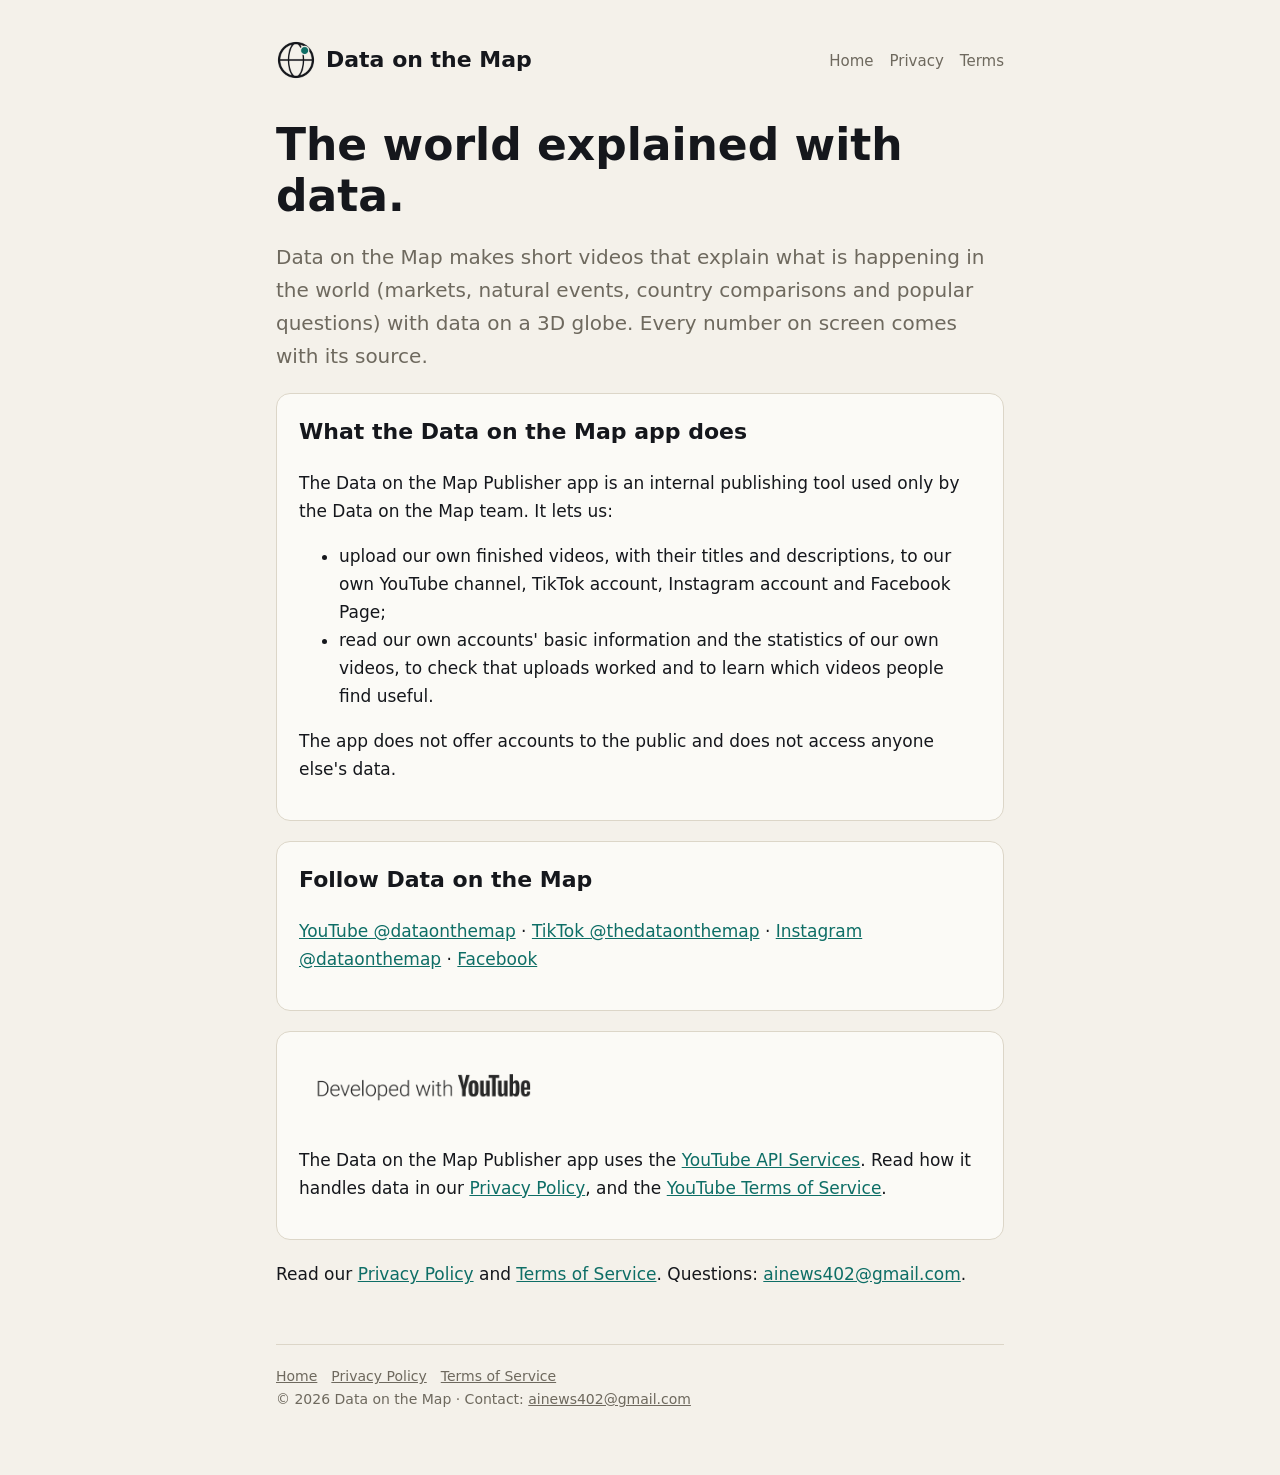
<file: index.html>
<!doctype html><html lang="en"><head><meta charset="utf-8"><meta name="viewport" content="width=device-width,initial-scale=1">
<title>Data on the Map - the world explained with data</title><meta name="description" content="Short videos that explain the world with data on a 3D globe, every claim with its source.">
<link rel="icon" href="favicon.png"><link rel="stylesheet" href="style.css"></head><body><div class="wrap">
<header><a class="brand" href="./"><img src="assets/logo-120.png" alt="Data on the Map logo" width="40" height="40">Data on the Map</a>
<nav><a href="./">Home</a><a href="privacy/">Privacy</a><a href="terms/">Terms</a></nav></header>

<h1>The world explained with data.</h1>
<p class="lead">Data on the Map makes short videos that explain what is happening in the world (markets, natural events,
country comparisons and popular questions) with data on a 3D globe. Every number on screen comes with its source.</p>
<div class="card"><h2>What the Data on the Map app does</h2>
<p>The Data on the Map Publisher app is an internal publishing tool used only by the Data on the Map team. It lets us:</p>
<ul><li>upload our own finished videos, with their titles and descriptions, to our own YouTube channel, TikTok account,
Instagram account and Facebook Page;</li>
<li>read our own accounts' basic information and the statistics of our own videos, to check that uploads worked and to
learn which videos people find useful.</li></ul>
<p>The app does not offer accounts to the public and does not access anyone else's data.</p></div>
<div class="card"><h2>Follow Data on the Map</h2><p><a href="https://www.youtube.com/@dataonthemap">YouTube @dataonthemap</a> &middot; <a href="https://www.tiktok.com/@thedataonthemap">TikTok @thedataonthemap</a> &middot; <a href="https://www.instagram.com/dataonthemap/">Instagram @dataonthemap</a> &middot; <a href="https://www.facebook.com/dataonthemap">Facebook</a></p></div>
<div class="card yt"><picture><source srcset="assets/developed-with-youtube-light-text.png" media="(prefers-color-scheme: dark)">
<img src="assets/developed-with-youtube-dark-text.png" alt="Developed with YouTube" width="300" height="107"></picture>
<p>The Data on the Map Publisher app uses the <a href="https://developers.google.com/youtube/terms/api-services-terms-of-service">YouTube
API Services</a>. Read how it handles data in our <a href="privacy/#youtube">Privacy Policy</a>, and the
<a href="https://www.youtube.com/t/terms">YouTube Terms of Service</a>.</p></div>
<p>Read our <a href="privacy/">Privacy Policy</a> and <a href="terms/">Terms of Service</a>. Questions: <a href="mailto:ainews402@gmail.com">ainews402@gmail.com</a>.</p>

<footer><a href="./">Home</a><a href="privacy/">Privacy Policy</a><a href="terms/">Terms of Service</a><br>
&copy; 2026 Data on the Map &middot; Contact: <a href="mailto:ainews402@gmail.com">ainews402@gmail.com</a></footer></div></body></html>
</file>
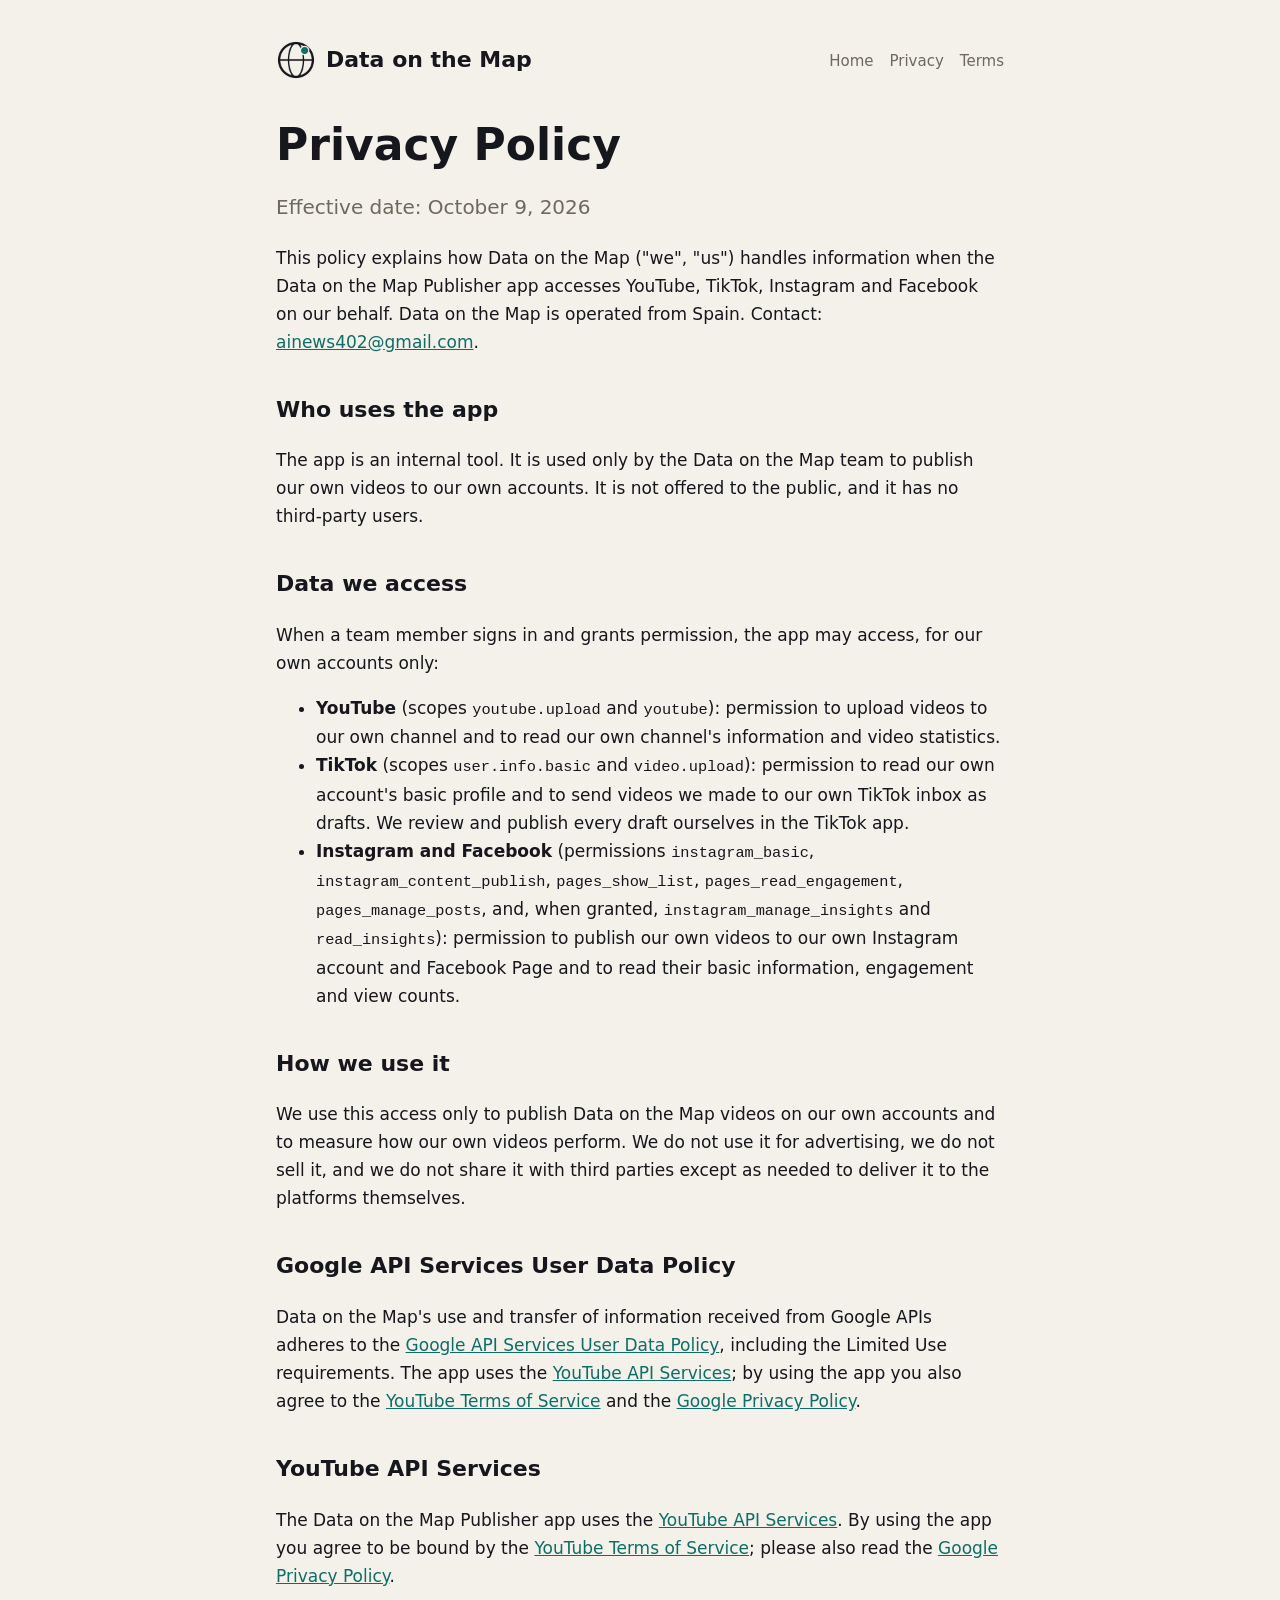
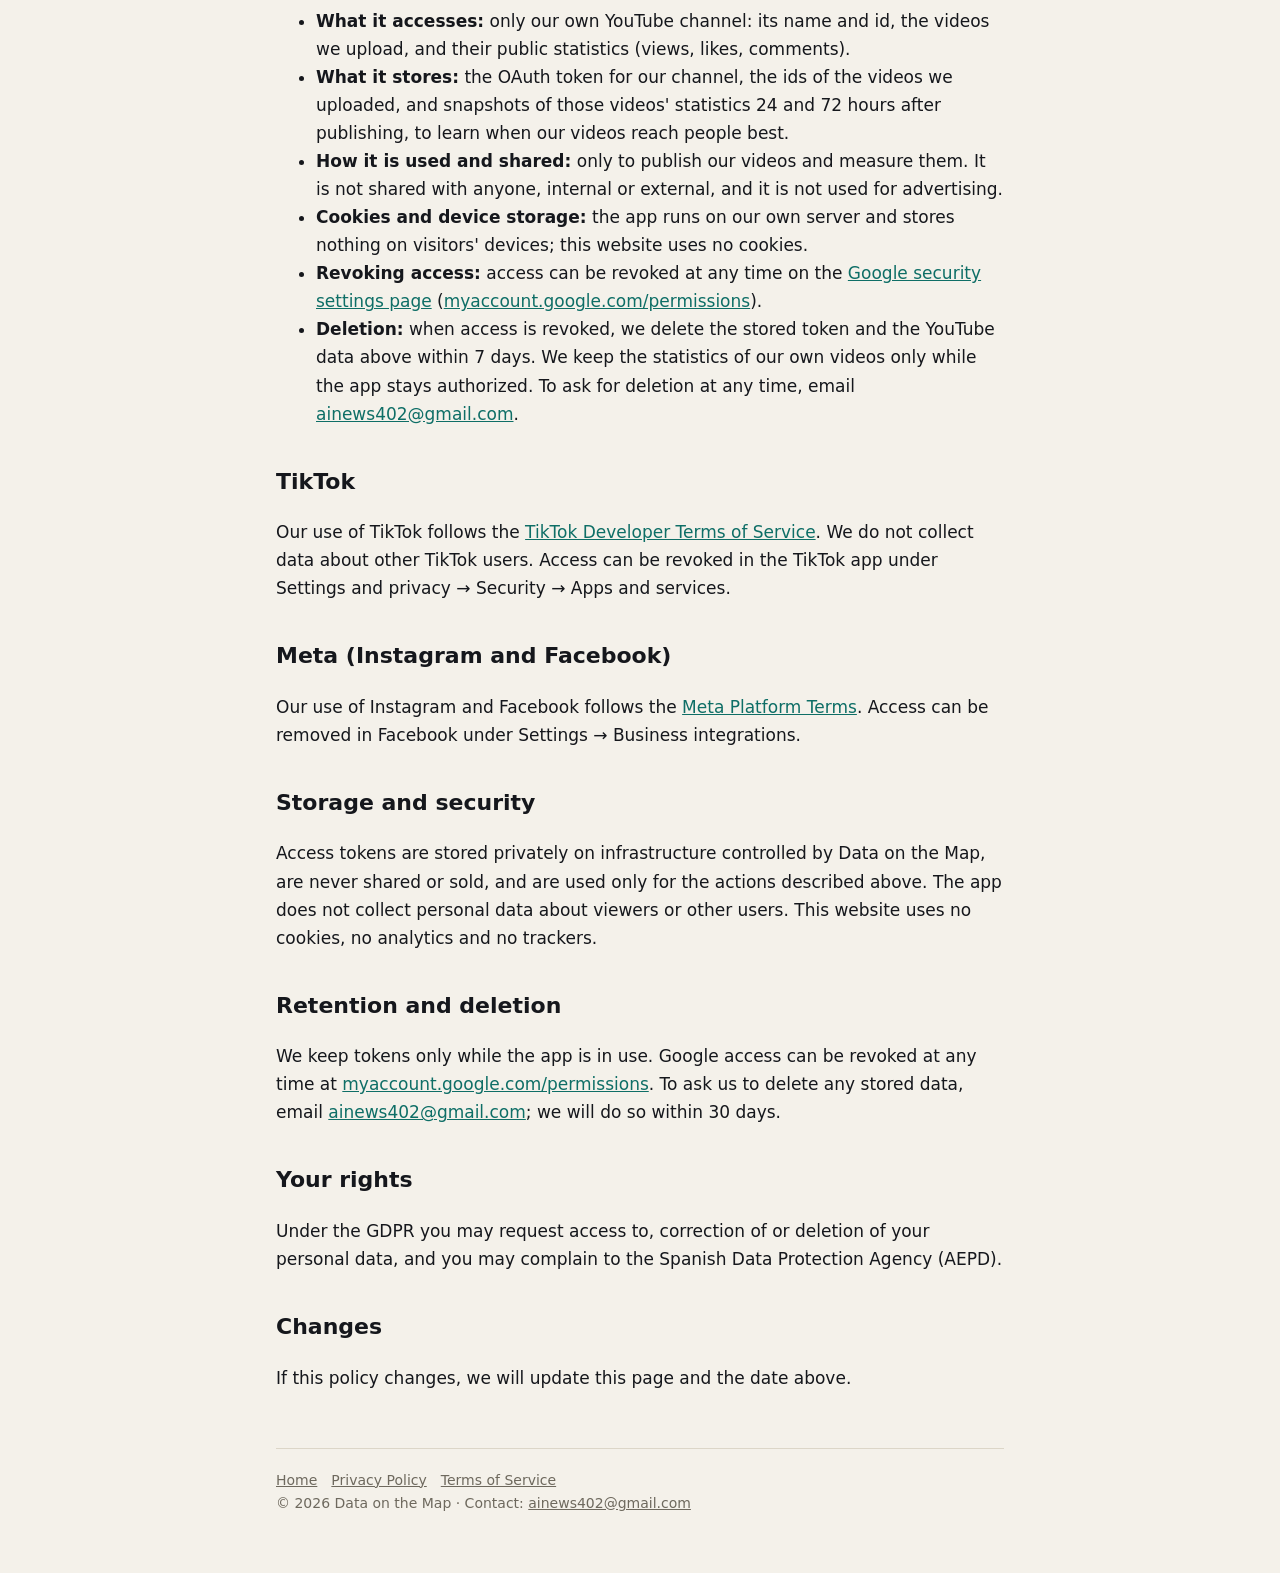
<file: privacy/index.html>
<!doctype html><html lang="en"><head><meta charset="utf-8"><meta name="viewport" content="width=device-width,initial-scale=1">
<title>Privacy Policy - Data on the Map</title><meta name="description" content="How the Data on the Map app handles data.">
<link rel="icon" href="../favicon.png"><link rel="stylesheet" href="../style.css"></head><body><div class="wrap">
<header><a class="brand" href="../"><img src="../assets/logo-120.png" alt="Data on the Map logo" width="40" height="40">Data on the Map</a>
<nav><a href="../">Home</a><a href="../privacy/">Privacy</a><a href="../terms/">Terms</a></nav></header>

<h1>Privacy Policy</h1><p class="lead">Effective date: October 9, 2026</p>
<p>This policy explains how Data on the Map ("we", "us") handles information when the Data on the Map Publisher app
accesses YouTube, TikTok, Instagram and Facebook on our behalf. Data on the Map is operated from Spain.
Contact: <a href="mailto:ainews402@gmail.com">ainews402@gmail.com</a>.</p>
<h2>Who uses the app</h2><p>The app is an internal tool. It is used only by the Data on the Map team to publish our own
videos to our own accounts. It is not offered to the public, and it has no third-party users.</p>
<h2>Data we access</h2><p>When a team member signs in and grants permission, the app may access, for our own accounts only:</p>
<ul><li><strong>YouTube</strong> (scopes <code>youtube.upload</code> and <code>youtube</code>): permission to upload videos
to our own channel and to read our own channel's information and video statistics.</li>
<li><strong>TikTok</strong> (scopes <code>user.info.basic</code> and <code>video.upload</code>): permission to read our own
account's basic profile and to send videos we made to our own TikTok inbox as drafts. We review and publish every draft
ourselves in the TikTok app.</li>
<li><strong>Instagram and Facebook</strong> (permissions <code>instagram_basic</code>, <code>instagram_content_publish</code>,
<code>pages_show_list</code>, <code>pages_read_engagement</code>, <code>pages_manage_posts</code>, and, when granted,
<code>instagram_manage_insights</code> and <code>read_insights</code>): permission to publish our own videos to our own
Instagram account and Facebook Page and to read their basic information, engagement and view counts.</li></ul>
<h2>How we use it</h2><p>We use this access only to publish Data on the Map videos on our own accounts and to measure how
our own videos perform. We do not use it for advertising, we do not sell it, and we do not share it with third parties
except as needed to deliver it to the platforms themselves.</p>
<h2>Google API Services User Data Policy</h2><p>Data on the Map's use and transfer of information received from Google
APIs adheres to the <a href="https://developers.google.com/terms/api-services-user-data-policy">Google API Services User
Data Policy</a>, including the Limited Use requirements. The app uses the
<a href="https://developers.google.com/youtube/terms/api-services-terms-of-service">YouTube API Services</a>; by using the
app you also agree to the <a href="https://www.youtube.com/t/terms">YouTube Terms of Service</a> and the
<a href="https://policies.google.com/privacy">Google Privacy Policy</a>.</p>
<h2 id="youtube">YouTube API Services</h2>
<p>The Data on the Map Publisher app uses the <a href="https://developers.google.com/youtube/terms/api-services-terms-of-service">YouTube
API Services</a>. By using the app you agree to be bound by the <a href="https://www.youtube.com/t/terms">YouTube Terms of
Service</a>; please also read the <a href="https://policies.google.com/privacy">Google Privacy Policy</a>.</p>
<ul><li><strong>What it accesses:</strong> only our own YouTube channel: its name and id, the videos we upload, and their
public statistics (views, likes, comments).</li>
<li><strong>What it stores:</strong> the OAuth token for our channel, the ids of the videos we uploaded, and snapshots of
those videos' statistics 24 and 72 hours after publishing, to learn when our videos reach people best.</li>
<li><strong>How it is used and shared:</strong> only to publish our videos and measure them. It is not shared with anyone,
internal or external, and it is not used for advertising.</li>
<li><strong>Cookies and device storage:</strong> the app runs on our own server and stores nothing on visitors' devices;
this website uses no cookies.</li>
<li><strong>Revoking access:</strong> access can be revoked at any time on the
<a href="https://security.google.com/settings/security/permissions">Google security settings page</a>
(<a href="https://myaccount.google.com/permissions">myaccount.google.com/permissions</a>).</li>
<li><strong>Deletion:</strong> when access is revoked, we delete the stored token and the YouTube data above within 7 days.
We keep the statistics of our own videos only while the app stays authorized. To ask for deletion at any time, email <a href="mailto:ainews402@gmail.com">ainews402@gmail.com</a>.</li></ul>
<h2>TikTok</h2><p>Our use of TikTok follows the
<a href="https://www.tiktok.com/legal/page/global/tik-tok-developer-terms-of-service/en">TikTok Developer Terms of
Service</a>. We do not collect data about other TikTok users. Access can be revoked in the TikTok app under Settings and
privacy &rarr; Security &rarr; Apps and services.</p>
<h2>Meta (Instagram and Facebook)</h2><p>Our use of Instagram and Facebook follows the
<a href="https://developers.facebook.com/terms/">Meta Platform Terms</a>. Access can be removed in Facebook under Settings
&rarr; Business integrations.</p>
<h2>Storage and security</h2><p>Access tokens are stored privately on infrastructure controlled by Data on the Map, are
never shared or sold, and are used only for the actions described above. The app does not collect personal data about
viewers or other users. This website uses no cookies, no analytics and no trackers.</p>
<h2>Retention and deletion</h2><p>We keep tokens only while the app is in use. Google access can be revoked at any time at
<a href="https://myaccount.google.com/permissions">myaccount.google.com/permissions</a>. To ask us to delete any stored
data, email <a href="mailto:ainews402@gmail.com">ainews402@gmail.com</a>; we will do so within 30 days.</p>
<h2>Your rights</h2><p>Under the GDPR you may request access to, correction of or deletion of your personal data, and you
may complain to the Spanish Data Protection Agency (AEPD).</p>
<h2>Changes</h2><p>If this policy changes, we will update this page and the date above.</p>

<footer><a href="../">Home</a><a href="../privacy/">Privacy Policy</a><a href="../terms/">Terms of Service</a><br>
&copy; 2026 Data on the Map &middot; Contact: <a href="mailto:ainews402@gmail.com">ainews402@gmail.com</a></footer></div></body></html>
</file>
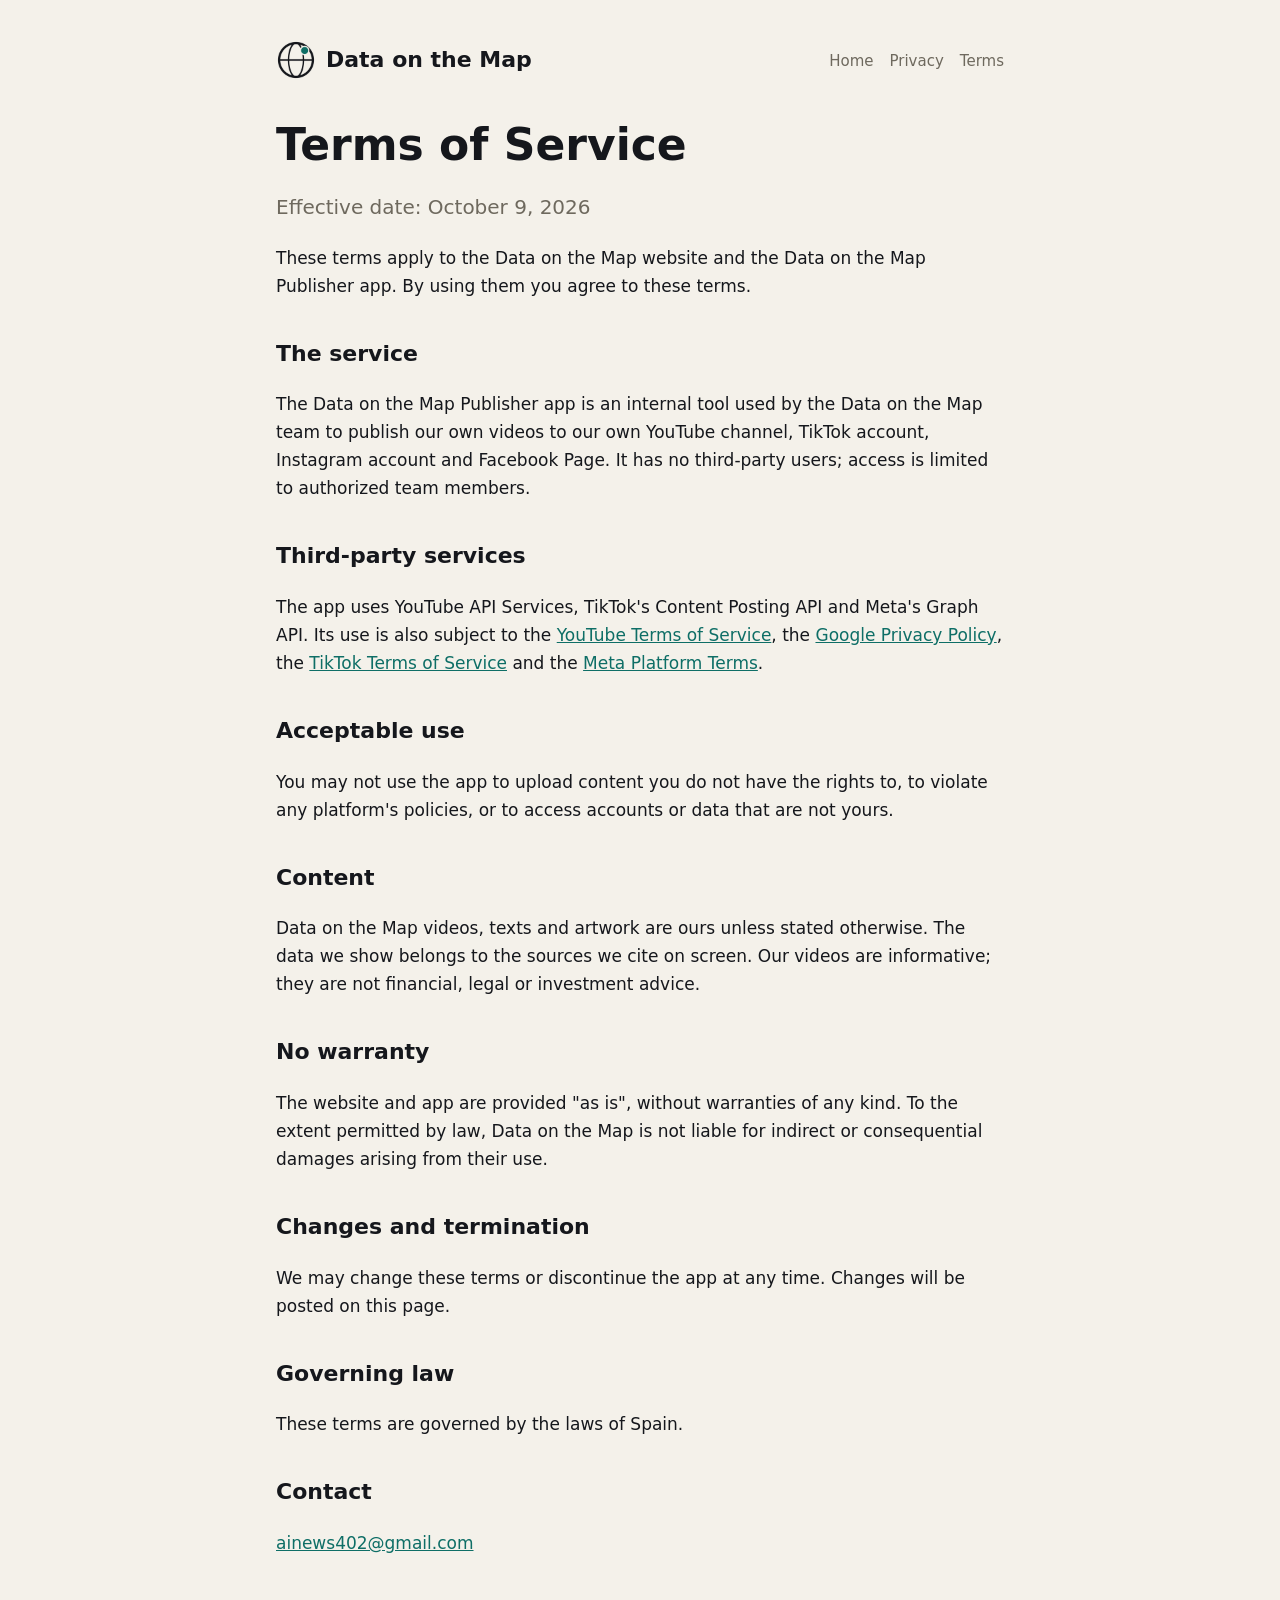
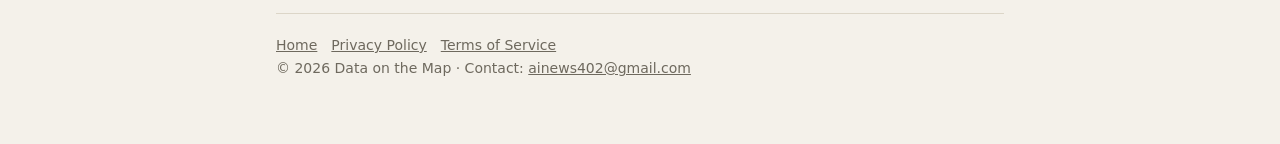
<file: terms/index.html>
<!doctype html><html lang="en"><head><meta charset="utf-8"><meta name="viewport" content="width=device-width,initial-scale=1">
<title>Terms of Service - Data on the Map</title><meta name="description" content="Terms for the Data on the Map app and website.">
<link rel="icon" href="../favicon.png"><link rel="stylesheet" href="../style.css"></head><body><div class="wrap">
<header><a class="brand" href="../"><img src="../assets/logo-120.png" alt="Data on the Map logo" width="40" height="40">Data on the Map</a>
<nav><a href="../">Home</a><a href="../privacy/">Privacy</a><a href="../terms/">Terms</a></nav></header>

<h1>Terms of Service</h1><p class="lead">Effective date: October 9, 2026</p>
<p>These terms apply to the Data on the Map website and the Data on the Map Publisher app. By using them you agree to
these terms.</p>
<h2>The service</h2><p>The Data on the Map Publisher app is an internal tool used by the Data on the Map team to publish
our own videos to our own YouTube channel, TikTok account, Instagram account and Facebook Page. It has no third-party
users; access is limited to authorized team members.</p>
<h2>Third-party services</h2><p>The app uses YouTube API Services, TikTok's Content Posting API and Meta's Graph API. Its
use is also subject to the <a href="https://www.youtube.com/t/terms">YouTube Terms of Service</a>, the
<a href="https://policies.google.com/privacy">Google Privacy Policy</a>, the
<a href="https://www.tiktok.com/legal/page/global/terms-of-service/en">TikTok Terms of Service</a> and the
<a href="https://developers.facebook.com/terms/">Meta Platform Terms</a>.</p>
<h2>Acceptable use</h2><p>You may not use the app to upload content you do not have the rights to, to violate any
platform's policies, or to access accounts or data that are not yours.</p>
<h2>Content</h2><p>Data on the Map videos, texts and artwork are ours unless stated otherwise. The data we show belongs to
the sources we cite on screen. Our videos are informative; they are not financial, legal or investment advice.</p>
<h2>No warranty</h2><p>The website and app are provided "as is", without warranties of any kind. To the extent permitted by
law, Data on the Map is not liable for indirect or consequential damages arising from their use.</p>
<h2>Changes and termination</h2><p>We may change these terms or discontinue the app at any time. Changes will be posted on
this page.</p>
<h2>Governing law</h2><p>These terms are governed by the laws of Spain.</p>
<h2>Contact</h2><p><a href="mailto:ainews402@gmail.com">ainews402@gmail.com</a></p>

<footer><a href="../">Home</a><a href="../privacy/">Privacy Policy</a><a href="../terms/">Terms of Service</a><br>
&copy; 2026 Data on the Map &middot; Contact: <a href="mailto:ainews402@gmail.com">ainews402@gmail.com</a></footer></div></body></html>
</file>
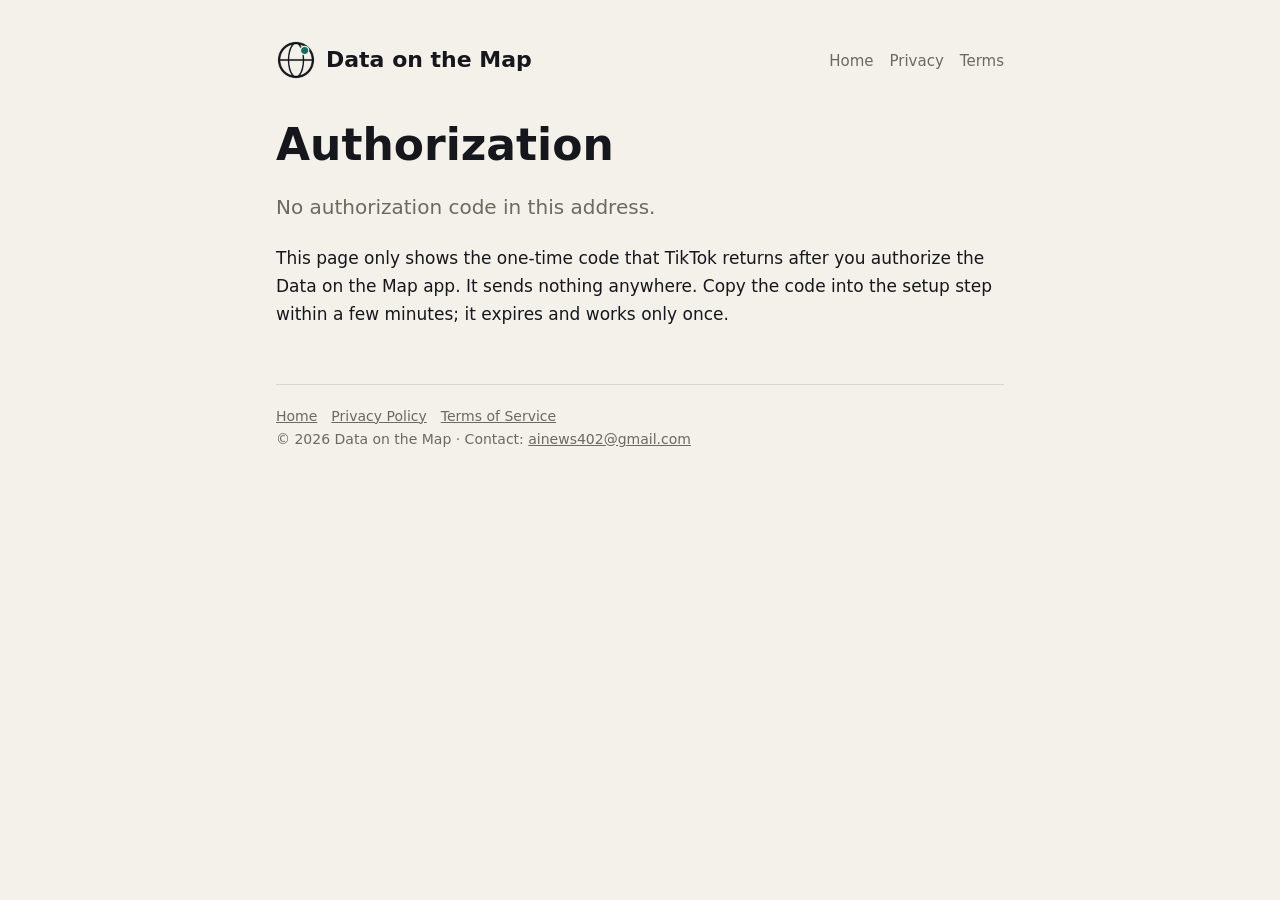
<file: tiktok-callback/index.html>
<!doctype html><html lang="en"><head><meta charset="utf-8"><meta name="viewport" content="width=device-width,initial-scale=1">
<title>Authorization - Data on the Map</title><meta name="description" content="Data on the Map app authorization callback."><meta name="robots" content="noindex">
<link rel="icon" href="../favicon.png"><link rel="stylesheet" href="../style.css"></head><body><div class="wrap">
<header><a class="brand" href="../"><img src="../assets/logo-120.png" alt="Data on the Map logo" width="40" height="40">Data on the Map</a>
<nav><a href="../">Home</a><a href="../privacy/">Privacy</a><a href="../terms/">Terms</a></nav></header>

<h1>Authorization</h1>
<p id="msg" class="lead">Reading the authorization response&hellip;</p>
<p><textarea id="code" readonly rows="3" hidden></textarea></p>
<p><button id="copy" hidden>Copy code</button></p>
<p>This page only shows the one-time code that TikTok returns after you authorize the Data on the Map app. It sends
nothing anywhere. Copy the code into the setup step within a few minutes; it expires and works only once.</p>
<script>
const q = new URLSearchParams(location.search), msg = document.getElementById('msg'), box = document.getElementById('code'), btn = document.getElementById('copy');
if (q.get('error')) { msg.textContent = 'TikTok returned an error: ' + q.get('error') + ' ' + (q.get('error_description') || ''); }
else if (q.get('code')) { msg.textContent = 'Authorized. State: ' + (q.get('state') || '(none)') + '. Code:'; box.value = q.get('code'); box.hidden = btn.hidden = false;
  btn.onclick = () => { box.select(); navigator.clipboard ? navigator.clipboard.writeText(box.value) : document.execCommand('copy'); btn.textContent = 'Copied'; }; }
else { msg.textContent = 'No authorization code in this address.'; }
</script>

<footer><a href="../">Home</a><a href="../privacy/">Privacy Policy</a><a href="../terms/">Terms of Service</a><br>
&copy; 2026 Data on the Map &middot; Contact: <a href="mailto:ainews402@gmail.com">ainews402@gmail.com</a></footer></div></body></html>
</file>
<file: style.css>
/* Data on the Map brand: paper, ink, one teal accent (engine/template.html palette). No web fonts, no trackers. */
:root{--bg:#F4F1EA;--fg:#15171C;--muted:#6E695E;--accent:#0E6E66;--card:#FBFAF6;--line:#DCD6C8}
@media (prefers-color-scheme:dark){:root{--bg:#15171C;--fg:#F1EDE4;--muted:#A8A295;--accent:#4FB3A9;--card:#1D2026;--line:#2C3038}}
*{box-sizing:border-box}
body{margin:0;background:var(--bg);color:var(--fg);font:17px/1.65 system-ui,-apple-system,"Segoe UI",Roboto,sans-serif}
.wrap{max-width:760px;margin:0 auto;padding:40px 16px 64px}
header{display:flex;align-items:center;justify-content:space-between;gap:16px;flex-wrap:wrap;margin-bottom:40px}
.brand{display:flex;align-items:center;gap:10px;font-weight:800;font-size:22px;color:var(--fg);text-decoration:none}
.brand img{width:40px;height:40px;border-radius:10px}
nav a{color:var(--muted);text-decoration:none;margin-left:16px;font-size:15px}nav a:first-child{margin-left:0}
nav a:hover{color:var(--accent)}
h1{font-size:clamp(30px,6vw,44px);line-height:1.15;margin:0 0 12px}h2{margin-top:36px;font-size:22px}
.card h2{margin-top:0}
.lead{font-size:20px;color:var(--muted)}a{color:var(--accent)}code{font-size:.9em;overflow-wrap:anywhere}
.card{background:var(--card);border:1px solid var(--line);border-radius:14px;padding:20px 22px;margin:20px 0}
textarea{width:100%;font-family:ui-monospace,monospace;background:var(--card);color:var(--fg);border:1px solid var(--line);border-radius:8px;padding:8px}
button{font:inherit;padding:6px 14px;border-radius:8px;border:1px solid var(--accent);background:var(--accent);color:#fff;cursor:pointer}
footer{margin-top:56px;padding-top:20px;border-top:1px solid var(--line);color:var(--muted);font-size:14px}
footer a{color:var(--muted);margin-right:14px}
.yt img{display:block;height:auto;width:300px;max-width:100%;margin:-18px 0 -12px -26px}
</file>
